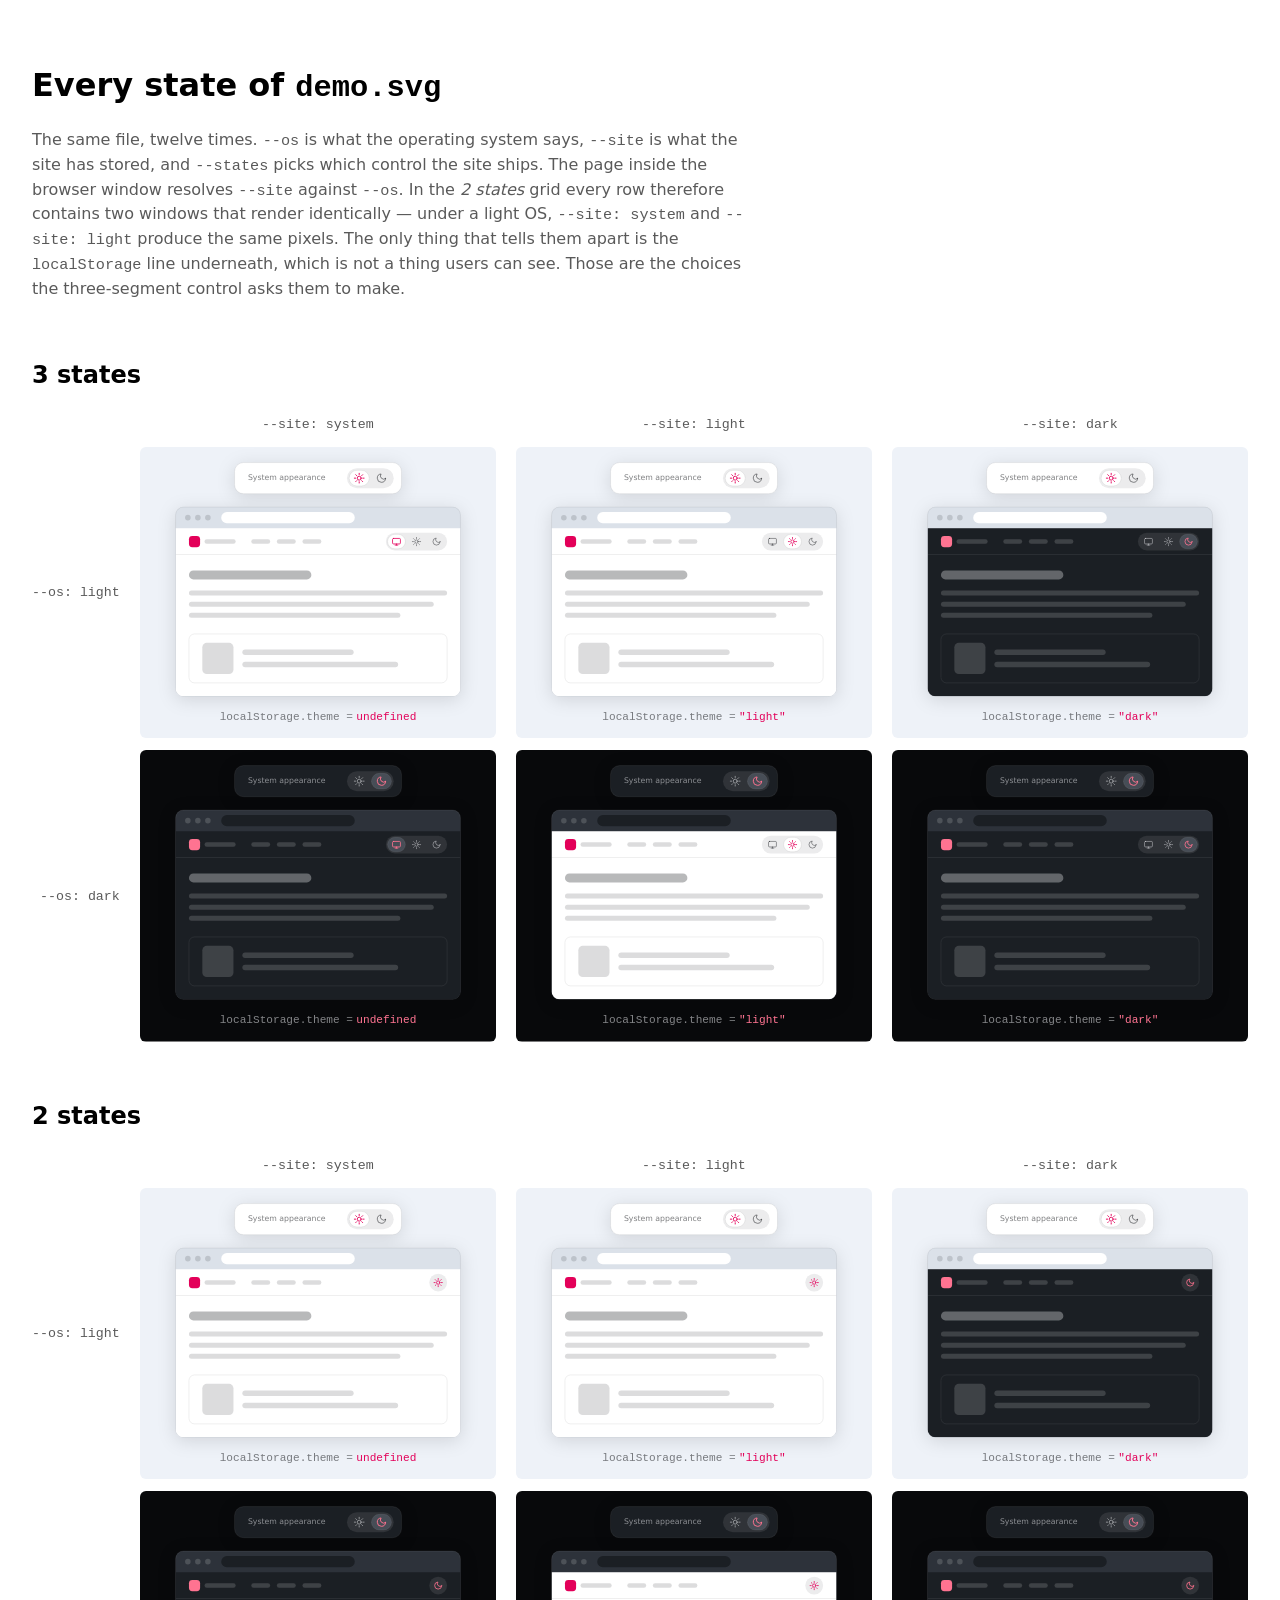
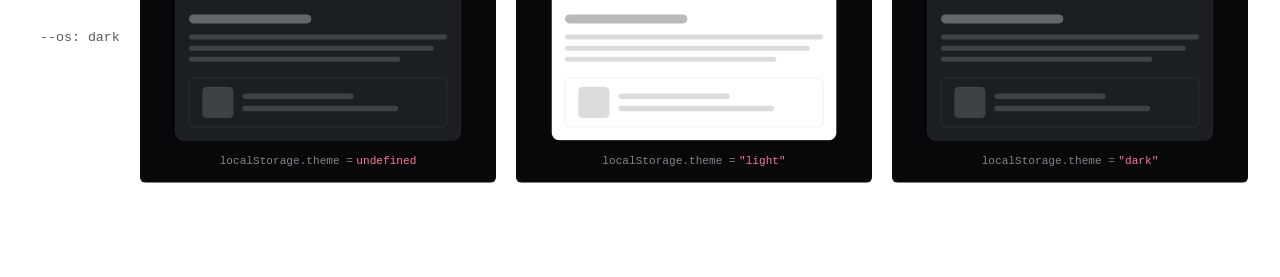
<file: 2026/dark-mode-toggles/demo-states.html>
<!doctype html>
<html lang="en">
<meta charset="utf-8">
<meta name="viewport" content="width=device-width, initial-scale=1">
<meta name="robots" content="noindex">
<title>demo.svg — every state</title>

<style>
:root {
	color-scheme: light dark;
	font-family: Inter, system-ui, sans-serif;
	line-height: 1.5;
}

body {
	max-width: 100rem;
	margin-inline: auto;
	padding: 2rem 2rem 6rem;
}

code {
	font-family: Inconsolata, ui-monospace, monospace;
	font-size: 95%;
}

h1 {
	margin-bottom: .25em;
}

.intro {
	max-width: 46rem;
	color: light-dark(#000000a6, #ffffffa6);
}

section {
	margin-block-start: 3.5rem;
}

.grid {
	display: grid;
	grid-template-columns: auto repeat(3, 1fr);
	gap: .75rem 1.25rem;
	align-items: center;
	margin-block-start: 1rem;
}

.grid > :is(.col, .row) {
	color: light-dark(#000000a6, #ffffffa6);
	font-size: .875rem;
}

.col {
	text-align: center;
}

.row {
	text-align: end;
	text-wrap: nowrap;
}

.grid svg {
	width: 100%;
	height: auto;
	display: block;
	border-radius: 6px;
}

.error {
	padding: 1rem;
	border-radius: 8px;
	background: light-dark(#fee, #400);
}
</style>

<h1>Every state of <code>demo.svg</code></h1>

<p class="intro">
	The same file, twelve times. <code>--os</code> is what the operating system says, <code>--site</code> is
	what the site has stored, and <code>--states</code> picks which control the site ships. The page inside
	the browser window resolves <code>--site</code> against <code>--os</code>.
	In the <em>2 states</em> grid every row therefore contains two windows that render identically — under a
	light OS, <code>--site: system</code> and <code>--site: light</code> produce the same pixels.
	The only thing that tells them apart is the <code>localStorage</code> line underneath, which is not a
	thing users can see. Those are the choices the three-segment control asks them to make.
</p>

<div id="grids"></div>

<script type="module">
const OS = ["light", "dark"];
const SITE = ["system", "light", "dark"];
const STATES = [3, 2];

const grids = document.querySelector("#grids");

// Fetched rather than inlined, so this page can never drift from the SVG it documents.
let svg;

try {
	svg = await (await fetch("demo.svg")).text();
}
catch (error) {
	grids.innerHTML = `<p class="error">Could not load <code>demo.svg</code> (${error}). This page needs to be served over HTTP, e.g. <code>npm run serve</code>.</p>`;
	throw error;
}

grids.innerHTML = STATES.map(states => `
	<section style="--states: ${states}">
		<h2>${states} states</h2>
		<div class="grid">
			<div></div>
			${SITE.map(site => `<div class="col"><code>--site: ${site}</code></div>`).join("")}
			${OS.map(os => `
				<div class="row"><code>--os: ${os}</code></div>
				${SITE.map(site => `<div style="--os: ${os}; --site: ${site}">${svg}</div>`).join("")}
			`).join("")}
		</div>
	</section>
`).join("");
</script>
</file>
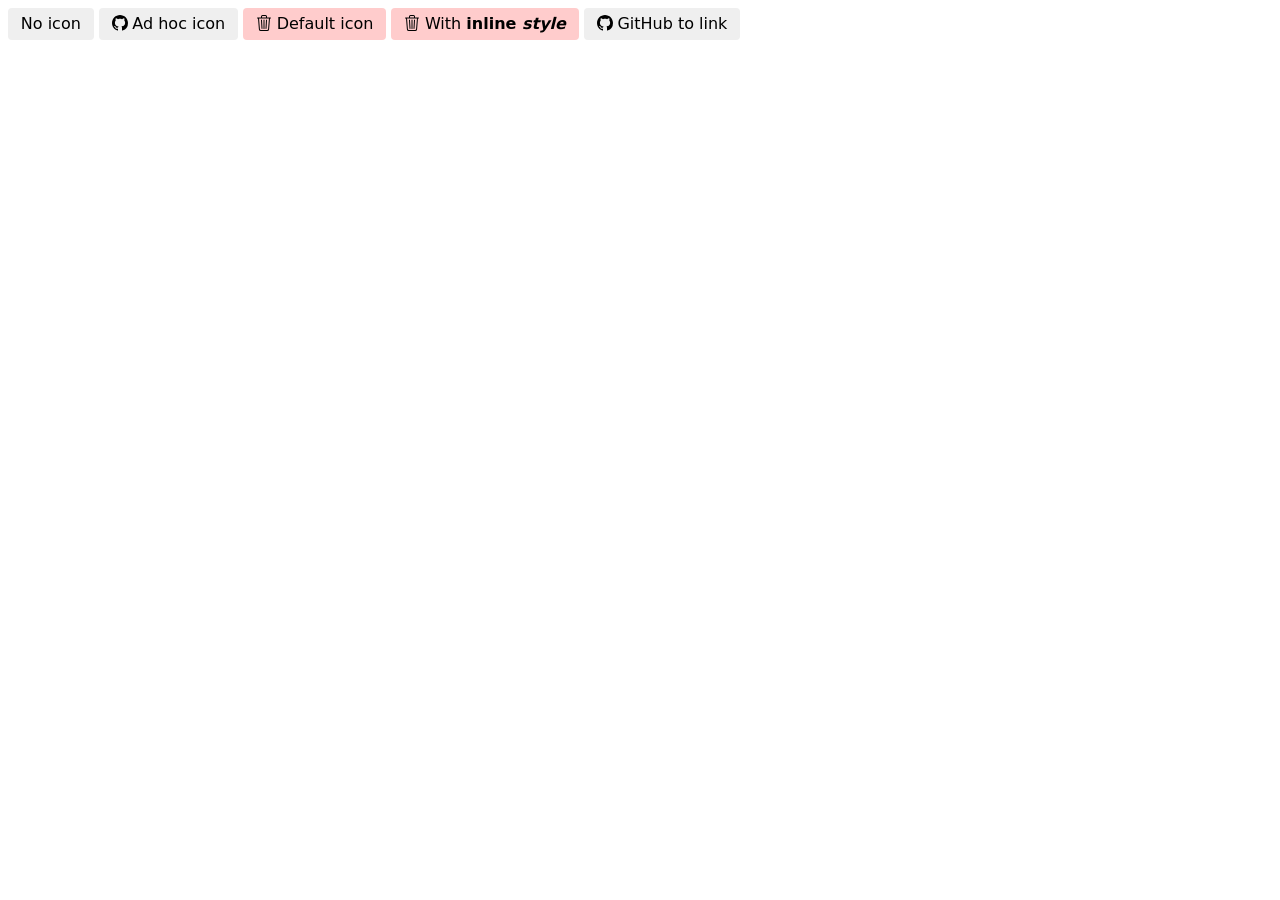
<file: 2026/icons/testcase.html>
<!DOCTYPE html>
<html lang="en">
<head>
	<meta charset="UTF-8">
	<meta name="viewport" content="width=device-width, initial-scale=1.0">
	<title>Icon system testcase</title>
	<style>
		@import url('icon-tokens.css');
		@import url('icons.css');
		@import url('styles.css');

		body {
			font-family: system-ui;
		}

		button {
			:where(&) {
				--icon-start: var(--icon);
			}

			&:hover {
				--icon-start: var(--icon-hover, var(--icon));
			}

			&.danger {
				--icon: var(--icon-trash-outlined);

				&:hover {
					--icon: var(--icon-trash);
				}
			}
		}
	</style>
</head>
<body>
	<button>No icon</button>
	<button style="--icon: var(--icon-github)">Ad hoc icon</button>
	<button class="danger">Default icon</button>
	<button class="danger">With <strong>inline <em>style</em></strong></button>
	<button style="--icon: var(--icon-github); --icon-hover: var(--icon-link-external);">GitHub to link</button>
</body>
</html>
</file>
